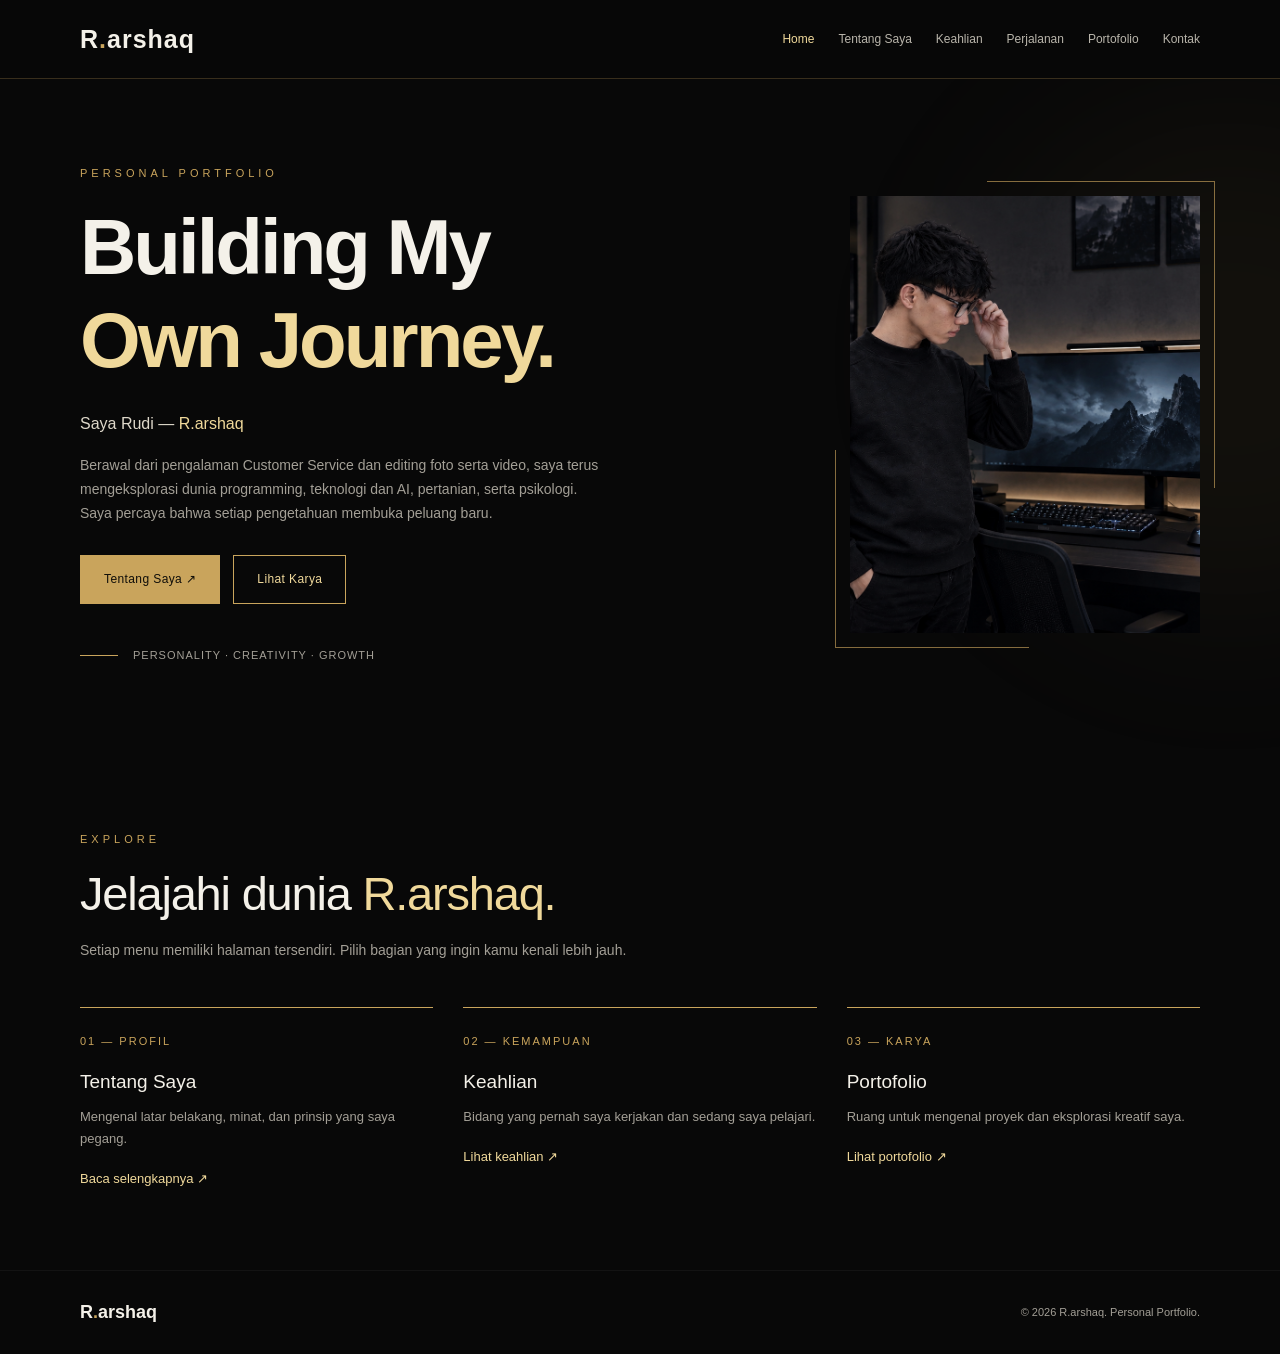
<file: index.html>
<!DOCTYPE html>
<html lang="id">

<head>
    <meta charset="UTF-8">
    <meta name="viewport" content="width=device-width, initial-scale=1.0">
    <meta name="theme-color" content="#080808">
    <meta name="description" content="Website pribadi R.arshaq — pengalaman, keahlian, perjalanan, dan portofolio.">
    <title>Home | R.arshaq</title>
    <link rel="stylesheet" href="style.css">
</head>

<body>
    <header>
        <div class="container navbar"><a class="brand" href="index.html">R<span>.</span>arshaq</a><button
                class="menu-button" id="menuButton" aria-label="Buka navigasi" aria-expanded="false">☰</button>
            <nav class="nav-links" id="navLinks" aria-label="Navigasi utama"><a href="index.html" class="active"
                    aria-current="page">Home</a><a href="tentang.html">Tentang Saya</a><a
                    href="keahlian.html">Keahlian</a><a href="perjalanan.html">Perjalanan</a><a
                    href="portofolio.html">Portofolio</a><a href="kontak.html">Kontak</a></nav>
        </div>
    </header>
    <main>
        <section class="hero">
            <div class="container hero-layout">
                <div class="hero-copy fade-up">
                    <div class="kicker">Personal Portfolio</div>
                    <h1>Building My<br><span>Own Journey.</span></h1>
                    <div class="hero-subtitle">Saya Rudi — <span class="gold">R.arshaq</span></div>
                    <p class="hero-description">Berawal dari pengalaman Customer Service dan editing foto serta video,
                        saya terus mengeksplorasi dunia programming, teknologi dan AI, pertanian, serta psikologi. Saya
                        percaya bahwa setiap pengetahuan membuka peluang baru.</p>
                    <div class="hero-actions"><a class="button primary" href="tentang.html">Tentang Saya ↗</a><a
                            class="button outline" href="portofolio.html">Lihat Karya</a></div>
                    <div class="hero-note">PERSONALITY · CREATIVITY · GROWTH</div>
                </div>
                <div class="portrait fade-up"><img src="foto.jpg" alt="Foto profil Rudi"></div>
            </div>
        </section>
        <section class="content-section">
            <div class="container">
                <div class="section-header">
                    <div class="kicker">Explore</div>
                    <h2>Jelajahi dunia <span class="gold">R.arshaq.</span></h2>
                    <p class="section-intro">Setiap menu memiliki halaman tersendiri. Pilih bagian yang ingin kamu
                        kenali lebih jauh.</p>
                </div>
                <div class="portfolio-grid">
                    <article class="project">
                        <div class="project-number">01 — PROFIL</div>
                        <h3>Tentang Saya</h3>
                        <p>Mengenal latar belakang, minat, dan prinsip yang saya pegang.</p>
                        <p style="margin-top:18px"><a class="gold" href="tentang.html">Baca selengkapnya ↗</a></p>
                    </article>
                    <article class="project">
                        <div class="project-number">02 — KEMAMPUAN</div>
                        <h3>Keahlian</h3>
                        <p>Bidang yang pernah saya kerjakan dan sedang saya pelajari.</p>
                        <p style="margin-top:18px"><a class="gold" href="keahlian.html">Lihat keahlian ↗</a></p>
                    </article>
                    <article class="project">
                        <div class="project-number">03 — KARYA</div>
                        <h3>Portofolio</h3>
                        <p>Ruang untuk mengenal proyek dan eksplorasi kreatif saya.</p>
                        <p style="margin-top:18px"><a class="gold" href="portofolio.html">Lihat portofolio ↗</a></p>
                    </article>
                </div>
            </div>
        </section>
    </main>
    <footer>
        <div class="container footer-layout"><a class="footer-brand" href="index.html">R<span>.</span>arshaq</a>
            <p>© <span id="year"></span> R.arshaq. Personal Portfolio.</p>
        </div>
    </footer>
    <script src="script.js"></script>
</body>

</html>
</file>
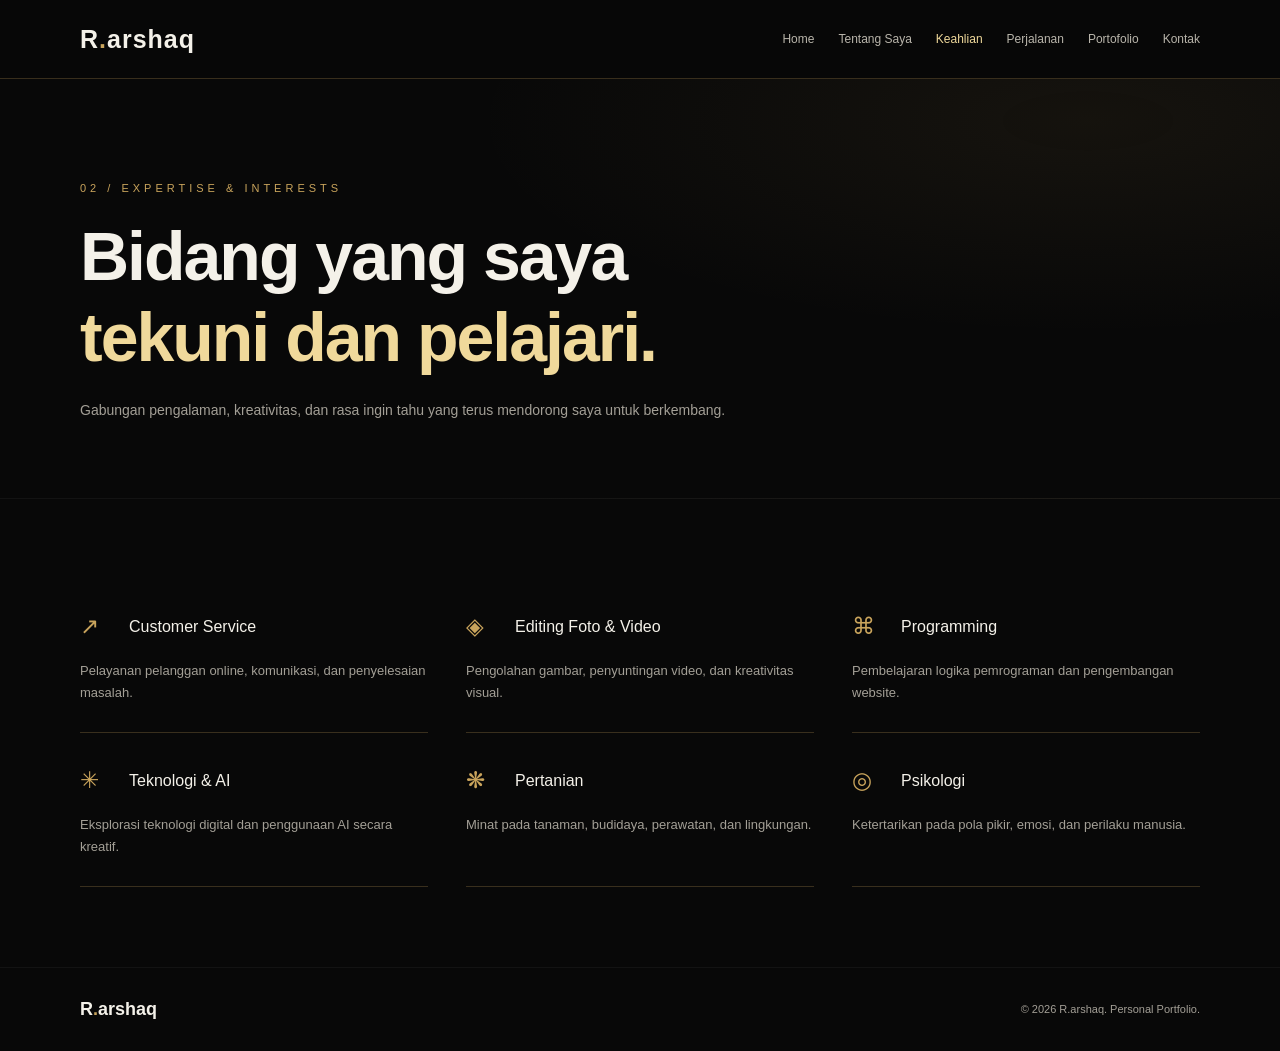
<file: keahlian.html>
<!DOCTYPE html>
<html lang="id">

<head>
    <meta charset="UTF-8">
    <meta name="viewport" content="width=device-width, initial-scale=1.0">
    <meta name="theme-color" content="#080808">
    <meta name="description" content="Website pribadi R.arshaq — pengalaman, keahlian, perjalanan, dan portofolio.">
    <title>Keahlian | R.arshaq</title>
    <link rel="stylesheet" href="style.css">
</head>

<body>
    <header>
        <div class="container navbar"><a class="brand" href="index.html">R<span>.</span>arshaq</a><button
                class="menu-button" id="menuButton" aria-label="Buka navigasi" aria-expanded="false">☰</button>
            <nav class="nav-links" id="navLinks" aria-label="Navigasi utama"><a href="index.html">Home</a><a
                    href="tentang.html">Tentang Saya</a><a href="keahlian.html" class="active"
                    aria-current="page">Keahlian</a><a href="perjalanan.html">Perjalanan</a><a
                    href="portofolio.html">Portofolio</a><a href="kontak.html">Kontak</a></nav>
        </div>
    </header>
    <main>
        <section class="page-hero">
            <div class="container fade-up">
                <div class="kicker">02 / Expertise & Interests</div>
                <h1>Bidang yang saya<br><span class="gold">tekuni dan pelajari.</span></h1>
                <p>Gabungan pengalaman, kreativitas, dan rasa ingin tahu yang terus mendorong saya untuk berkembang.</p>
            </div>
        </section>
        <section class="content-section">
            <div class="container">
                <div class="skills">
                    <article class="skill">
                        <div class="skill-top">
                            <div class="skill-icon">↗</div>
                            <h3>Customer Service</h3>
                        </div>
                        <p>Pelayanan pelanggan online, komunikasi, dan penyelesaian masalah.</p>
                    </article>
                    <article class="skill">
                        <div class="skill-top">
                            <div class="skill-icon">◈</div>
                            <h3>Editing Foto & Video</h3>
                        </div>
                        <p>Pengolahan gambar, penyuntingan video, dan kreativitas visual.</p>
                    </article>
                    <article class="skill">
                        <div class="skill-top">
                            <div class="skill-icon">⌘</div>
                            <h3>Programming</h3>
                        </div>
                        <p>Pembelajaran logika pemrograman dan pengembangan website.</p>
                    </article>
                    <article class="skill">
                        <div class="skill-top">
                            <div class="skill-icon">✳</div>
                            <h3>Teknologi & AI</h3>
                        </div>
                        <p>Eksplorasi teknologi digital dan penggunaan AI secara kreatif.</p>
                    </article>
                    <article class="skill">
                        <div class="skill-top">
                            <div class="skill-icon">❋</div>
                            <h3>Pertanian</h3>
                        </div>
                        <p>Minat pada tanaman, budidaya, perawatan, dan lingkungan.</p>
                    </article>
                    <article class="skill">
                        <div class="skill-top">
                            <div class="skill-icon">◎</div>
                            <h3>Psikologi</h3>
                        </div>
                        <p>Ketertarikan pada pola pikir, emosi, dan perilaku manusia.</p>
                    </article>
                </div>
            </div>
        </section>
    </main>
    <footer>
        <div class="container footer-layout"><a class="footer-brand" href="index.html">R<span>.</span>arshaq</a>
            <p>© <span id="year"></span> R.arshaq. Personal Portfolio.</p>
        </div>
    </footer>
    <script src="script.js"></script>
</body>

</html>
</file>
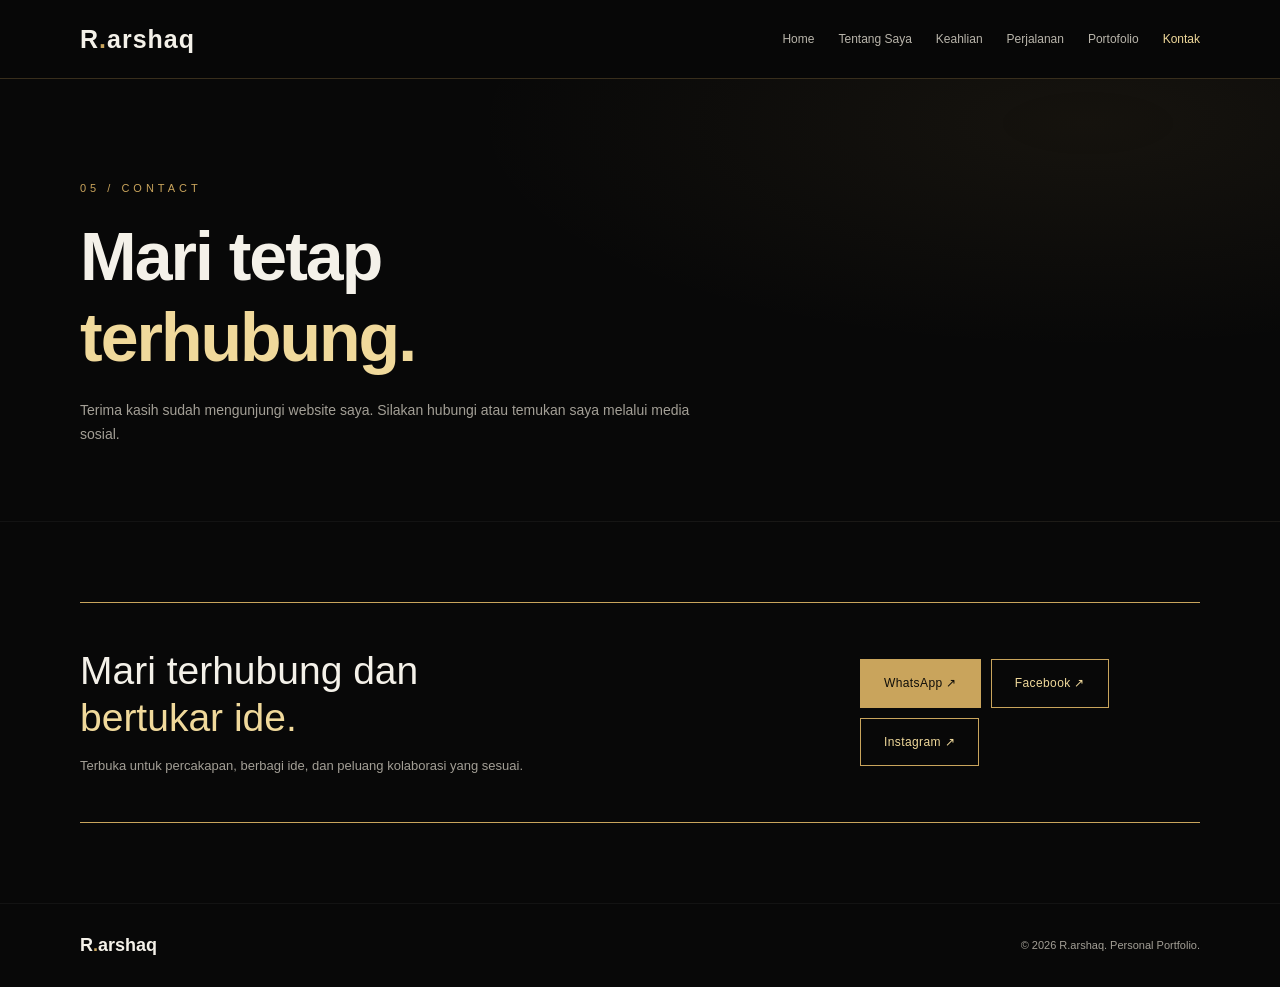
<file: kontak.html>
<!DOCTYPE html>
<html lang="id">

<head>
    <meta charset="UTF-8">
    <meta name="viewport" content="width=device-width, initial-scale=1.0">
    <meta name="theme-color" content="#080808">
    <meta name="description" content="Website pribadi R.arshaq — pengalaman, keahlian, perjalanan, dan portofolio.">
    <title>Kontak | R.arshaq</title>
    <link rel="stylesheet" href="style.css">
</head>

<body>
    <header>
        <div class="container navbar"><a class="brand" href="index.html">R<span>.</span>arshaq</a><button
                class="menu-button" id="menuButton" aria-label="Buka navigasi" aria-expanded="false">☰</button>
            <nav class="nav-links" id="navLinks" aria-label="Navigasi utama"><a href="index.html">Home</a><a
                    href="tentang.html">Tentang Saya</a><a href="keahlian.html">Keahlian</a><a
                    href="perjalanan.html">Perjalanan</a><a href="portofolio.html">Portofolio</a><a href="kontak.html"
                    class="active" aria-current="page">Kontak</a></nav>
        </div>
    </header>
    <main>
        <section class="page-hero">
            <div class="container fade-up">
                <div class="kicker">05 / Contact</div>
                <h1>Mari tetap<br><span class="gold">terhubung.</span></h1>
                <p>Terima kasih sudah mengunjungi website saya. Silakan hubungi atau temukan saya melalui media sosial.
                </p>
            </div>
        </section>
        <section class="content-section">
            <div class="container">
                <div class="contact-layout">
                    <div>
                        <h3>Mari terhubung dan <span class="gold">bertukar ide.</span></h3>
                        <p>Terbuka untuk percakapan, berbagi ide, dan peluang kolaborasi yang sesuai.</p>
                    </div>
                    <div class="contact-buttons"><a class="button primary" href="https://wa.me/6281255582924"
                            target="_blank" rel="noopener noreferrer">WhatsApp ↗</a><a class="button outline"
                            href="https://www.facebook.com/share/1CfaACJch6/" target="_blank"
                            rel="noopener noreferrer">Facebook ↗</a><a class="button outline"
                            href="https://www.instagram.com/rudiarshaq/" target="_blank"
                            rel="noopener noreferrer">Instagram ↗</a></div>
                </div>
            </div>
        </section>
    </main>
    <footer>
        <div class="container footer-layout"><a class="footer-brand" href="index.html">R<span>.</span>arshaq</a>
            <p>© <span id="year"></span> R.arshaq. Personal Portfolio.</p>
        </div>
    </footer>
    <script src="script.js"></script>
</body>

</html>
</file>
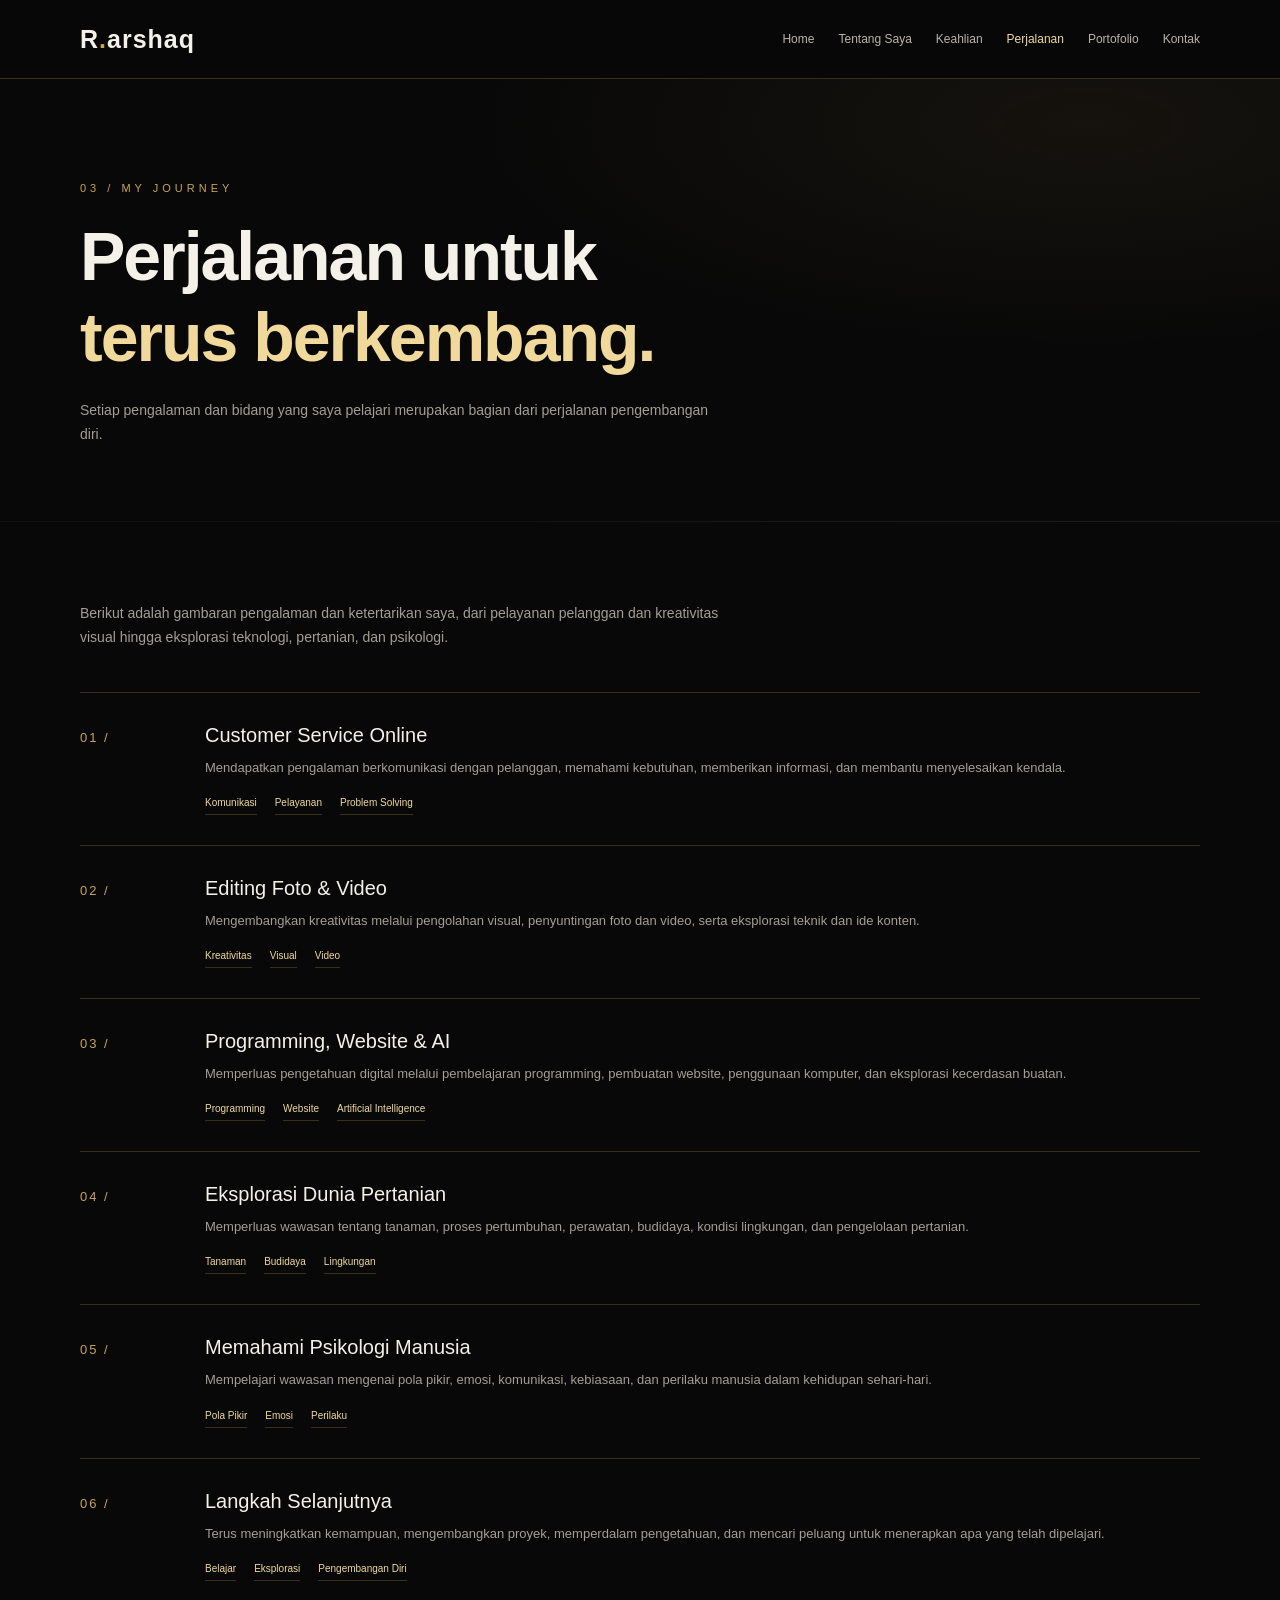
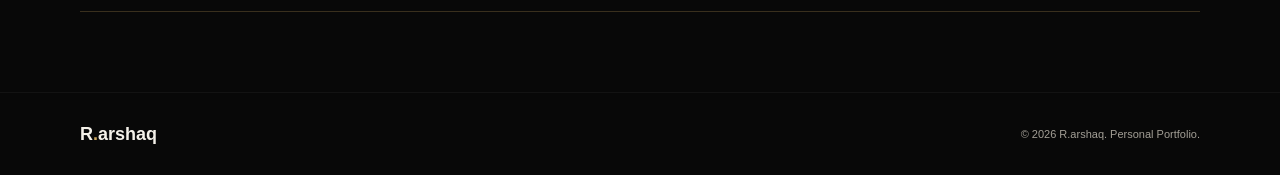
<file: perjalanan.html>
<!DOCTYPE html>
<html lang="id">

<head>
    <meta charset="UTF-8">
    <meta name="viewport" content="width=device-width, initial-scale=1.0">
    <meta name="theme-color" content="#080808">
    <meta name="description" content="Website pribadi R.arshaq — pengalaman, keahlian, perjalanan, dan portofolio.">
    <title>Perjalanan | R.arshaq</title>
    <link rel="stylesheet" href="style.css">
</head>

<body>
    <header>
        <div class="container navbar"><a class="brand" href="index.html">R<span>.</span>arshaq</a><button
                class="menu-button" id="menuButton" aria-label="Buka navigasi" aria-expanded="false">☰</button>
            <nav class="nav-links" id="navLinks" aria-label="Navigasi utama"><a href="index.html">Home</a><a
                    href="tentang.html">Tentang Saya</a><a href="keahlian.html">Keahlian</a><a href="perjalanan.html"
                    class="active" aria-current="page">Perjalanan</a><a href="portofolio.html">Portofolio</a><a
                    href="kontak.html">Kontak</a></nav>
        </div>
    </header>
    <main>
        <section class="page-hero">
            <div class="container fade-up">
                <div class="kicker">03 / My Journey</div>
                <h1>Perjalanan untuk<br><span class="gold">terus berkembang.</span></h1>
                <p>Setiap pengalaman dan bidang yang saya pelajari merupakan bagian dari perjalanan pengembangan diri.
                </p>
            </div>
        </section>
        <section class="content-section">
            <div class="container">
                <p class="journey-intro">Berikut adalah gambaran pengalaman dan ketertarikan saya, dari pelayanan
                    pelanggan dan kreativitas visual hingga eksplorasi teknologi, pertanian, dan psikologi.</p>
                <div class="journey-list">
                    <article class="journey-item">
                        <div class="journey-number">01 /</div>
                        <div>
                            <h3>Customer Service Online</h3>
                            <p>Mendapatkan pengalaman berkomunikasi dengan pelanggan, memahami kebutuhan, memberikan
                                informasi, dan membantu menyelesaikan kendala.</p>
                            <div class="journey-tags"><span>Komunikasi</span><span>Pelayanan</span><span>Problem
                                    Solving</span></div>
                        </div>
                    </article>
                    <article class="journey-item">
                        <div class="journey-number">02 /</div>
                        <div>
                            <h3>Editing Foto & Video</h3>
                            <p>Mengembangkan kreativitas melalui pengolahan visual, penyuntingan foto dan video, serta
                                eksplorasi teknik dan ide konten.</p>
                            <div class="journey-tags"><span>Kreativitas</span><span>Visual</span><span>Video</span>
                            </div>
                        </div>
                    </article>
                    <article class="journey-item">
                        <div class="journey-number">03 /</div>
                        <div>
                            <h3>Programming, Website & AI</h3>
                            <p>Memperluas pengetahuan digital melalui pembelajaran programming, pembuatan website,
                                penggunaan komputer, dan eksplorasi kecerdasan buatan.</p>
                            <div class="journey-tags"><span>Programming</span><span>Website</span><span>Artificial
                                    Intelligence</span></div>
                        </div>
                    </article>
                    <article class="journey-item">
                        <div class="journey-number">04 /</div>
                        <div>
                            <h3>Eksplorasi Dunia Pertanian</h3>
                            <p>Memperluas wawasan tentang tanaman, proses pertumbuhan, perawatan, budidaya, kondisi
                                lingkungan, dan pengelolaan pertanian.</p>
                            <div class="journey-tags"><span>Tanaman</span><span>Budidaya</span><span>Lingkungan</span>
                            </div>
                        </div>
                    </article>
                    <article class="journey-item">
                        <div class="journey-number">05 /</div>
                        <div>
                            <h3>Memahami Psikologi Manusia</h3>
                            <p>Mempelajari wawasan mengenai pola pikir, emosi, komunikasi, kebiasaan, dan perilaku
                                manusia dalam kehidupan sehari-hari.</p>
                            <div class="journey-tags"><span>Pola Pikir</span><span>Emosi</span><span>Perilaku</span>
                            </div>
                        </div>
                    </article>
                    <article class="journey-item">
                        <div class="journey-number">06 /</div>
                        <div>
                            <h3>Langkah Selanjutnya</h3>
                            <p>Terus meningkatkan kemampuan, mengembangkan proyek, memperdalam pengetahuan, dan mencari
                                peluang untuk menerapkan apa yang telah dipelajari.</p>
                            <div class="journey-tags"><span>Belajar</span><span>Eksplorasi</span><span>Pengembangan
                                    Diri</span></div>
                        </div>
                    </article>
                </div>
            </div>
        </section>
    </main>
    <footer>
        <div class="container footer-layout"><a class="footer-brand" href="index.html">R<span>.</span>arshaq</a>
            <p>© <span id="year"></span> R.arshaq. Personal Portfolio.</p>
        </div>
    </footer>
    <script src="script.js"></script>
</body>

</html>
</file>
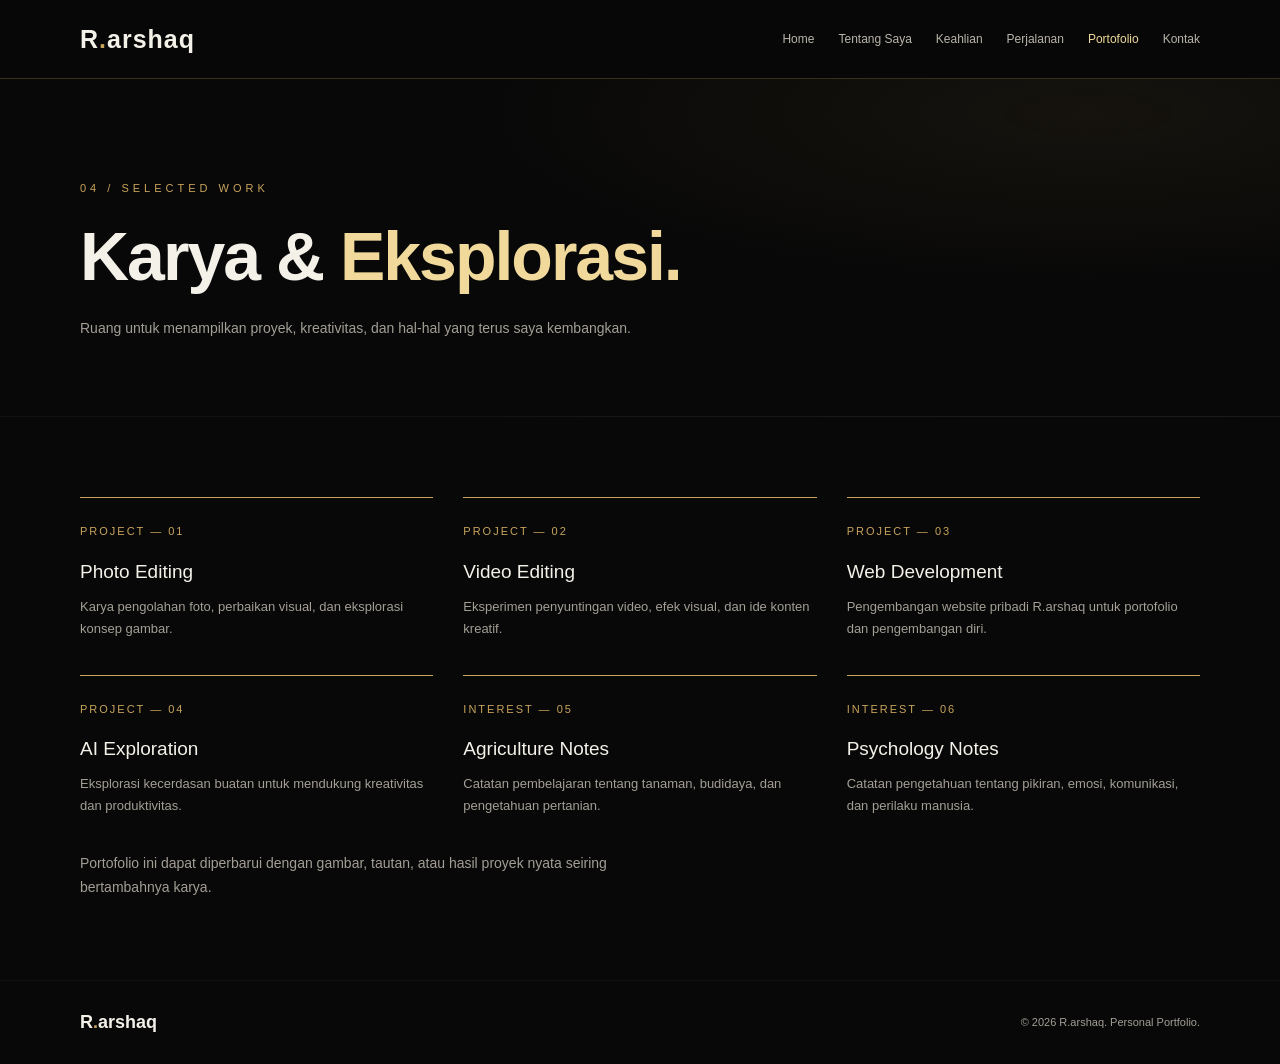
<file: portofolio.html>
<!DOCTYPE html>
<html lang="id">

<head>
    <meta charset="UTF-8">
    <meta name="viewport" content="width=device-width, initial-scale=1.0">
    <meta name="theme-color" content="#080808">
    <meta name="description" content="Website pribadi R.arshaq — pengalaman, keahlian, perjalanan, dan portofolio.">
    <title>Portofolio | R.arshaq</title>
    <link rel="stylesheet" href="style.css">
</head>

<body>
    <header>
        <div class="container navbar"><a class="brand" href="index.html">R<span>.</span>arshaq</a><button
                class="menu-button" id="menuButton" aria-label="Buka navigasi" aria-expanded="false">☰</button>
            <nav class="nav-links" id="navLinks" aria-label="Navigasi utama"><a href="index.html">Home</a><a
                    href="tentang.html">Tentang Saya</a><a href="keahlian.html">Keahlian</a><a
                    href="perjalanan.html">Perjalanan</a><a href="portofolio.html" class="active"
                    aria-current="page">Portofolio</a><a href="kontak.html">Kontak</a></nav>
        </div>
    </header>
    <main>
        <section class="page-hero">
            <div class="container fade-up">
                <div class="kicker">04 / Selected Work</div>
                <h1>Karya & <span class="gold">Eksplorasi.</span></h1>
                <p>Ruang untuk menampilkan proyek, kreativitas, dan hal-hal yang terus saya kembangkan.</p>
            </div>
        </section>
        <section class="content-section">
            <div class="container">
                <div class="portfolio-grid">
                    <article class="project">
                        <div class="project-number">PROJECT — 01</div>
                        <h3>Photo Editing</h3>
                        <p>Karya pengolahan foto, perbaikan visual, dan eksplorasi konsep gambar.</p>
                    </article>
                    <article class="project">
                        <div class="project-number">PROJECT — 02</div>
                        <h3>Video Editing</h3>
                        <p>Eksperimen penyuntingan video, efek visual, dan ide konten kreatif.</p>
                    </article>
                    <article class="project">
                        <div class="project-number">PROJECT — 03</div>
                        <h3>Web Development</h3>
                        <p>Pengembangan website pribadi R.arshaq untuk portofolio dan pengembangan diri.</p>
                    </article>
                    <article class="project">
                        <div class="project-number">PROJECT — 04</div>
                        <h3>AI Exploration</h3>
                        <p>Eksplorasi kecerdasan buatan untuk mendukung kreativitas dan produktivitas.</p>
                    </article>
                    <article class="project">
                        <div class="project-number">INTEREST — 05</div>
                        <h3>Agriculture Notes</h3>
                        <p>Catatan pembelajaran tentang tanaman, budidaya, dan pengetahuan pertanian.</p>
                    </article>
                    <article class="project">
                        <div class="project-number">INTEREST — 06</div>
                        <h3>Psychology Notes</h3>
                        <p>Catatan pengetahuan tentang pikiran, emosi, komunikasi, dan perilaku manusia.</p>
                    </article>
                </div>
                <p class="section-intro" style="margin-top:35px">Portofolio ini dapat diperbarui dengan gambar, tautan,
                    atau hasil proyek nyata seiring bertambahnya karya.</p>
            </div>
        </section>
    </main>
    <footer>
        <div class="container footer-layout"><a class="footer-brand" href="index.html">R<span>.</span>arshaq</a>
            <p>© <span id="year"></span> R.arshaq. Personal Portfolio.</p>
        </div>
    </footer>
    <script src="script.js"></script>
</body>

</html>
</file>
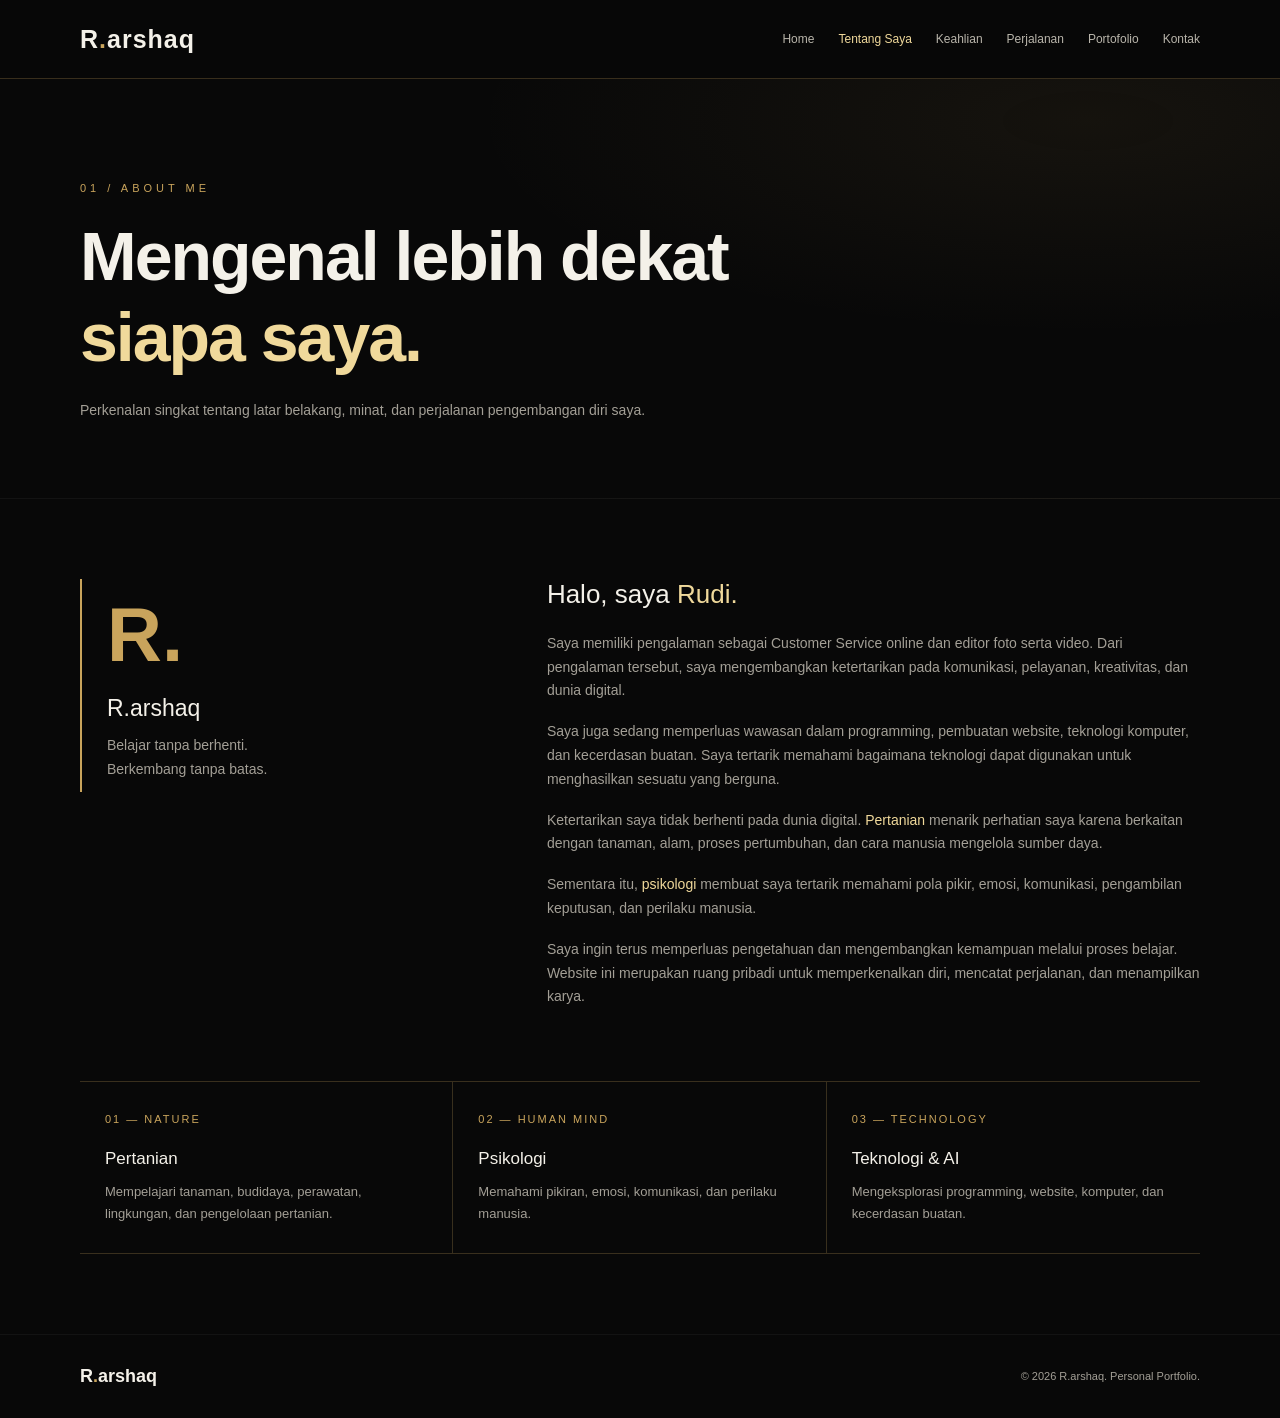
<file: tentang.html>
<!DOCTYPE html>
<html lang="id">

<head>
    <meta charset="UTF-8">
    <meta name="viewport" content="width=device-width, initial-scale=1.0">
    <meta name="theme-color" content="#080808">
    <meta name="description" content="Website pribadi R.arshaq — pengalaman, keahlian, perjalanan, dan portofolio.">
    <title>Tentang Saya | R.arshaq</title>
    <link rel="stylesheet" href="style.css">
</head>

<body>
    <header>
        <div class="container navbar"><a class="brand" href="index.html">R<span>.</span>arshaq</a><button
                class="menu-button" id="menuButton" aria-label="Buka navigasi" aria-expanded="false">☰</button>
            <nav class="nav-links" id="navLinks" aria-label="Navigasi utama"><a href="index.html">Home</a><a
                    href="tentang.html" class="active" aria-current="page">Tentang Saya</a><a
                    href="keahlian.html">Keahlian</a><a href="perjalanan.html">Perjalanan</a><a
                    href="portofolio.html">Portofolio</a><a href="kontak.html">Kontak</a></nav>
        </div>
    </header>
    <main>
        <section class="page-hero">
            <div class="container fade-up">
                <div class="kicker">01 / About Me</div>
                <h1>Mengenal lebih dekat<br><span class="gold">siapa saya.</span></h1>
                <p>Perkenalan singkat tentang latar belakang, minat, dan perjalanan pengembangan diri saya.</p>
            </div>
        </section>
        <section class="content-section">
            <div class="container">
                <div class="about-layout">
                    <div class="about-label">
                        <div class="monogram">R.</div>
                        <h3>R.arshaq</h3>
                        <p>Belajar tanpa berhenti.<br>Berkembang tanpa batas.</p>
                    </div>
                    <div class="about-copy">
                        <h3>Halo, saya <span class="gold">Rudi.</span></h3>
                        <p>Saya memiliki pengalaman sebagai Customer Service online dan editor foto serta video. Dari
                            pengalaman tersebut, saya mengembangkan ketertarikan pada komunikasi, pelayanan,
                            kreativitas, dan dunia digital.</p>
                        <p>Saya juga sedang memperluas wawasan dalam programming, pembuatan website, teknologi komputer,
                            dan kecerdasan buatan. Saya tertarik memahami bagaimana teknologi dapat digunakan untuk
                            menghasilkan sesuatu yang berguna.</p>
                        <p>Ketertarikan saya tidak berhenti pada dunia digital. <strong>Pertanian</strong> menarik
                            perhatian saya karena berkaitan dengan tanaman, alam, proses pertumbuhan, dan cara manusia
                            mengelola sumber daya.</p>
                        <p>Sementara itu, <strong>psikologi</strong> membuat saya tertarik memahami pola pikir, emosi,
                            komunikasi, pengambilan keputusan, dan perilaku manusia.</p>
                        <p>Saya ingin terus memperluas pengetahuan dan mengembangkan kemampuan melalui proses belajar.
                            Website ini merupakan ruang pribadi untuk memperkenalkan diri, mencatat perjalanan, dan
                            menampilkan karya.</p>
                    </div>
                </div>
                <div class="interests">
                    <article class="interest">
                        <div class="interest-number">01 — NATURE</div>
                        <h3>Pertanian</h3>
                        <p>Mempelajari tanaman, budidaya, perawatan, lingkungan, dan pengelolaan pertanian.</p>
                    </article>
                    <article class="interest">
                        <div class="interest-number">02 — HUMAN MIND</div>
                        <h3>Psikologi</h3>
                        <p>Memahami pikiran, emosi, komunikasi, dan perilaku manusia.</p>
                    </article>
                    <article class="interest">
                        <div class="interest-number">03 — TECHNOLOGY</div>
                        <h3>Teknologi & AI</h3>
                        <p>Mengeksplorasi programming, website, komputer, dan kecerdasan buatan.</p>
                    </article>
                </div>
            </div>
        </section>
    </main>
    <footer>
        <div class="container footer-layout"><a class="footer-brand" href="index.html">R<span>.</span>arshaq</a>
            <p>© <span id="year"></span> R.arshaq. Personal Portfolio.</p>
        </div>
    </footer>
    <script src="script.js"></script>
</body>

</html>
</file>
<file: style.css>
:root{--black:#080808;--surface:#101010;--gold:#c9a45c;--gold-light:#f0d99b;--white:#f4f1e9;--muted:#a39f96;--line:rgba(201,164,92,.25)}
*{margin:0;padding:0;box-sizing:border-box}html{scroll-behavior:smooth;scroll-padding-top:100px}body{background:var(--black);color:var(--white);font-family:"Segoe UI",Arial,sans-serif;line-height:1.7}a{text-decoration:none;color:inherit}button{font:inherit}.container{width:min(1120px,88%);margin:auto}.gold{color:var(--gold-light)}.kicker{color:var(--gold);font-size:11px;text-transform:uppercase;letter-spacing:4px;margin-bottom:18px}h1,h2,h3{line-height:1.2;font-weight:500}h2{font-size:clamp(32px,4vw,47px);letter-spacing:-1.2px}
header{position:sticky;top:0;z-index:100;background:rgba(8,8,8,.96);backdrop-filter:blur(16px);border-bottom:1px solid var(--line)}.navbar{min-height:78px;display:flex;align-items:center;justify-content:space-between;gap:25px}.brand{font-size:25px;font-weight:800;letter-spacing:1px;white-space:nowrap}.brand span,.footer-brand span{color:var(--gold)}.nav-links{display:flex;align-items:center;gap:24px}.nav-links a{color:#b9b5ab;font-size:12px;transition:color .25s}.nav-links a:hover,.nav-links a.active{color:var(--gold-light)}.menu-button{display:none;color:var(--gold-light);background:none;border:1px solid var(--line);border-radius:5px;padding:7px 12px;cursor:pointer}
.button{display:inline-flex;align-items:center;justify-content:center;padding:13px 23px;font-size:12px;letter-spacing:.4px;border:1px solid var(--gold);transition:.25s;cursor:pointer}.button.primary{background:var(--gold);color:#100e09}.button.outline{color:var(--gold-light)}.button:hover{background:var(--gold-light);color:#100e09;transform:translateY(-2px)}
.hero{min-height:650px;display:flex;align-items:center;padding:85px 0;position:relative;overflow:hidden}.hero:before{content:"";position:absolute;width:500px;height:500px;right:-200px;top:30px;border-radius:50%;background:rgba(201,164,92,.055);filter:blur(90px);pointer-events:none}.hero-layout{display:grid;grid-template-columns:1.15fr .85fr;gap:80px;align-items:center}.hero-copy{position:relative;z-index:1}.hero h1{font-size:clamp(49px,6.6vw,78px);letter-spacing:-3px;font-weight:600;margin-bottom:22px}.hero h1 span{display:block;color:var(--gold-light)}.hero-subtitle{font-size:16px;color:#ded8ca;margin-bottom:17px}.hero-description{max-width:530px;font-size:14px;color:var(--muted);margin-bottom:30px}.hero-actions{display:flex;flex-wrap:wrap;gap:13px}.hero-note{margin-top:42px;display:flex;align-items:center;gap:15px;color:var(--muted);font-size:11px;letter-spacing:1px}.hero-note:before{content:"";height:1px;width:38px;background:var(--gold)}
.portrait{max-width:350px;width:100%;margin-left:auto;position:relative}.portrait:before{content:"";position:absolute;top:-15px;right:-15px;width:65%;height:70%;border-top:1px solid var(--gold);border-right:1px solid var(--gold);opacity:.65;pointer-events:none}.portrait:after{content:"";position:absolute;bottom:-15px;left:-15px;width:55%;height:45%;border-bottom:1px solid var(--gold);border-left:1px solid var(--gold);opacity:.65;pointer-events:none}.portrait img{display:block;width:100%;aspect-ratio:4/5;object-fit:cover;background:#151515;filter:saturate(.86)}
.page-hero{padding:100px 0 75px;border-bottom:1px solid rgba(255,255,255,.045);background:radial-gradient(ellipse at 85% 10%,rgba(201,164,92,.07),transparent 40%)}.page-hero h1{font-size:clamp(42px,6vw,68px);letter-spacing:-2px;font-weight:600}.page-hero p{color:var(--muted);font-size:14px;max-width:650px;margin-top:20px}section.content-section{padding:80px 0;border-bottom:1px solid rgba(255,255,255,.045)}.section-header{margin-bottom:45px}.section-intro{color:var(--muted);max-width:620px;font-size:14px;margin-top:16px}
.about-layout{display:grid;grid-template-columns:.75fr 1.25fr;gap:75px}.about-label{border-left:2px solid var(--gold);padding:10px 0 10px 25px;align-self:start}.monogram{font-size:76px;font-weight:700;line-height:1.2;color:var(--gold)}.about-label h3{font-size:23px;margin-top:15px}.about-label p,.about-copy p{color:var(--muted);font-size:14px;margin-top:12px}.about-copy h3{font-size:26px;margin-bottom:22px}.about-copy p{margin-bottom:17px}.about-copy strong{color:var(--gold-light);font-weight:500}
.interests{display:grid;grid-template-columns:repeat(3,1fr);margin-top:55px;border-top:1px solid var(--line);border-bottom:1px solid var(--line)}.interest{padding:28px 25px;border-right:1px solid var(--line)}.interest:last-child{border-right:none}.interest-number{color:var(--gold);font-size:11px;letter-spacing:2px;margin-bottom:20px}.interest h3{font-size:17px;margin-bottom:12px}.interest p,.skill p,.journey-item p,.project p{color:var(--muted);font-size:13px}
.skills{display:grid;grid-template-columns:repeat(3,1fr);gap:0 38px}.skill{padding:28px 0;border-bottom:1px solid var(--line)}.skill-top{display:flex;align-items:center;gap:15px;margin-bottom:14px}.skill-icon{color:var(--gold);font-size:23px;width:34px}.skill h3{font-size:16px}
.journey-intro{color:var(--muted);font-size:14px;max-width:650px;margin-bottom:42px}.journey-list{border-top:1px solid var(--line)}.journey-item{display:grid;grid-template-columns:100px 1fr;gap:25px;padding:30px 0;border-bottom:1px solid var(--line)}.journey-number{font-size:13px;color:var(--gold);letter-spacing:2px;padding-top:4px}.journey-item h3{font-size:20px;margin-bottom:10px}.journey-tags{display:flex;flex-wrap:wrap;gap:8px;margin-top:15px}.journey-tags span{font-size:10px;color:var(--gold-light);border-bottom:1px solid var(--line);padding-bottom:3px;margin-right:10px}
.portfolio-grid{display:grid;grid-template-columns:repeat(3,1fr);gap:35px 30px}.project{padding-top:24px;border-top:1px solid var(--gold)}.project-number{color:var(--gold);font-size:11px;letter-spacing:2px}.project h3{font-size:19px;margin:20px 0 12px}
.contact-layout{display:flex;align-items:center;justify-content:space-between;gap:45px;border-top:1px solid var(--gold);border-bottom:1px solid var(--gold);padding:45px 0}.contact-layout h3{font-size:clamp(27px,4vw,39px);max-width:490px}.contact-layout p{color:var(--muted);font-size:13px;margin-top:13px;max-width:460px}.contact-buttons{display:flex;flex-wrap:wrap;gap:10px;max-width:340px}.contact-buttons .button{white-space:nowrap}
footer{padding:26px 0}.footer-layout{display:flex;justify-content:space-between;align-items:center;gap:15px}.footer-brand{font-size:18px;font-weight:700}footer p{font-size:11px;color:var(--muted)}.fade-up{animation:fadeUp .7s ease both}@keyframes fadeUp{from{opacity:0;transform:translateY(14px)}to{opacity:1;transform:translateY(0)}}
@media(max-width:900px){.nav-links{gap:14px}.nav-links a{font-size:11px}.hero-layout{gap:45px}.about-layout{gap:40px}.skills{grid-template-columns:repeat(2,1fr);gap:0 25px}}
@media(max-width:700px){.navbar{min-height:70px}.menu-button{display:block}.nav-links{display:none;position:absolute;top:69px;left:0;right:0;background:#090909;padding:15px 6% 22px;border-bottom:1px solid var(--line);flex-direction:column;align-items:flex-start;gap:0}.nav-links.open{display:flex}.nav-links a{width:100%;padding:12px 0;font-size:13px}.hero{padding:65px 0 80px;min-height:auto}.hero-layout{grid-template-columns:1fr;gap:50px}.hero h1{font-size:54px}.portrait{max-width:290px;margin:auto}.page-hero{padding:75px 0 55px}section.content-section{padding:65px 0}.about-layout{grid-template-columns:1fr;gap:35px}.monogram{font-size:60px}.interests{grid-template-columns:1fr}.interest{border-right:none;border-bottom:1px solid var(--line);padding:24px 0}.interest:last-child{border-bottom:none}.skills{grid-template-columns:1fr}.journey-item{grid-template-columns:48px 1fr;gap:14px}.journey-item h3{font-size:18px}.portfolio-grid{grid-template-columns:1fr;gap:30px}.contact-layout{flex-direction:column;align-items:flex-start;gap:25px}.contact-buttons{max-width:none}.footer-layout{flex-direction:column;align-items:flex-start}}
@media(prefers-reduced-motion:reduce){html{scroll-behavior:auto}.fade-up{animation:none}}
</file>
